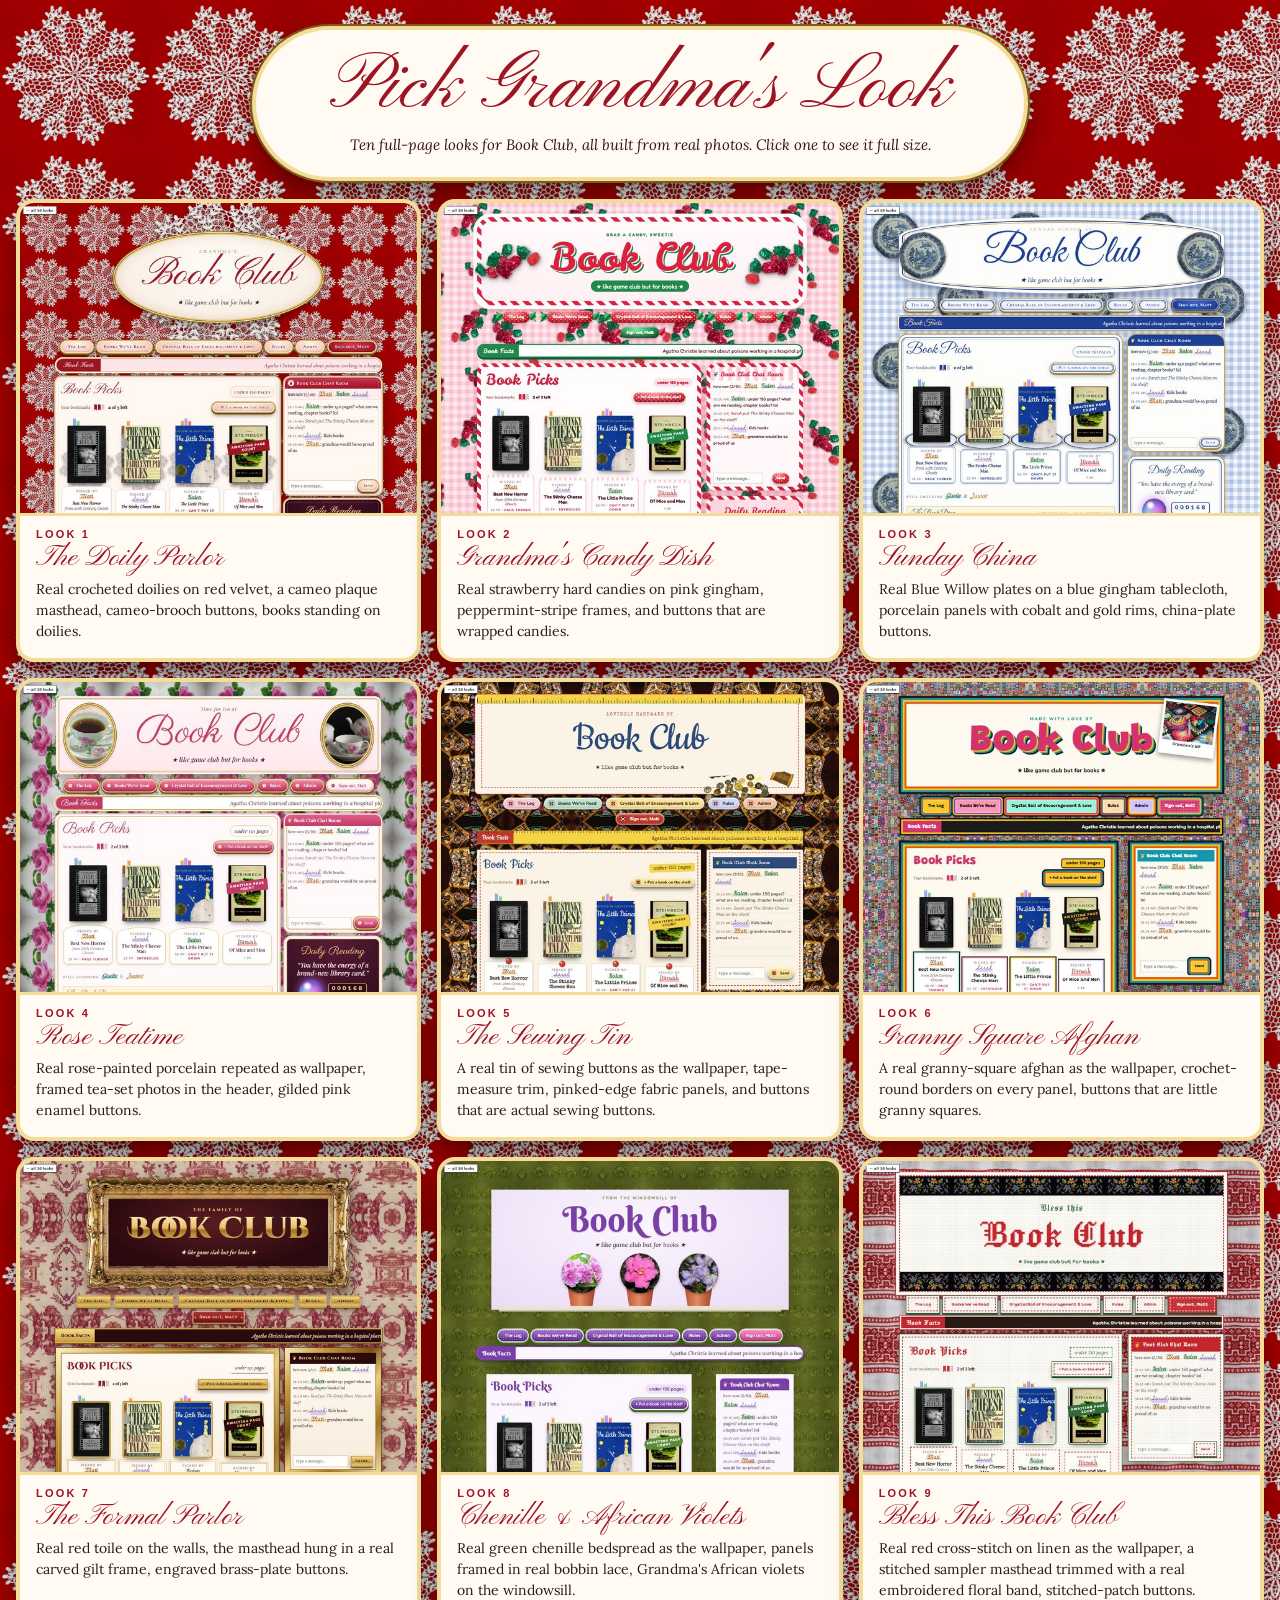
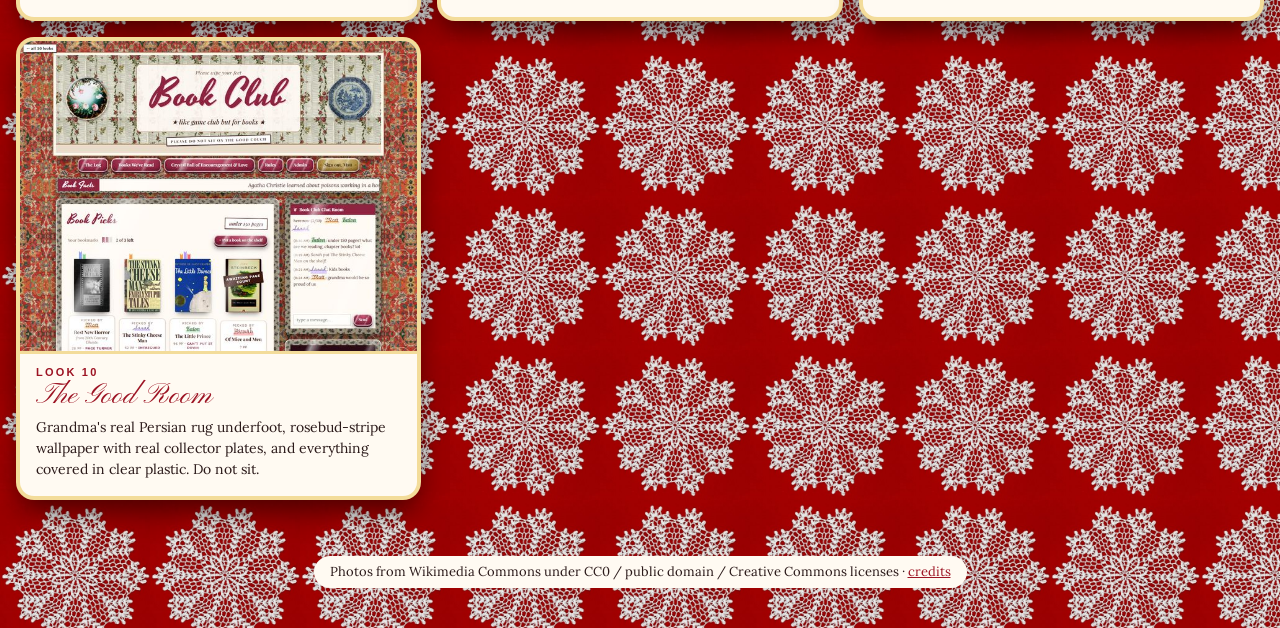
<file: mockups/grandma/index.html>
<!doctype html><html lang="en"><head><meta charset="utf-8"><meta name="viewport" content="width=device-width, initial-scale=1">
<title>Book Club · 10 grandma looks</title>
<link rel="stylesheet" href="https://fonts.googleapis.com/css2?family=Pinyon+Script&family=Lora:ital@0;1&display=swap">
<style>
body{margin:0;background:url(img/doily-bg.jpg) 0 0/150px,#8f0f12;font:15px/1.5 Lora,Georgia,serif;color:#2b1a1a}
header{text-align:center;margin:30px auto 6px;max-width:720px;padding:18px 24px 20px;background:#fffaf2;color:#9d1424;border-radius:999px;box-shadow:0 0 0 4px #f3dc9a,0 0 0 6px #7d5a18,0 14px 28px rgba(0,0,0,.5)}
h1{margin:0;font:400 clamp(44px,8vw,80px)/1 "Pinyon Script",cursive}
header p{margin:6px 0 0;font-style:italic;color:#3b1418}
.grid{max-width:1240px;margin:0 auto;padding:20px 16px 60px;display:grid;grid-template-columns:repeat(auto-fill,minmax(340px,1fr));gap:24px}
.opt{display:block;background:#fffaf2;color:inherit;text-decoration:none;border-radius:14px;overflow:hidden;box-shadow:0 0 0 4px #f3dc9a,0 14px 28px rgba(0,0,0,.55);transition:transform .15s}
.opt:hover{transform:translateY(-4px)}
.pv{border-bottom:3px solid #f3dc9a}.pv img{display:block;width:100%;height:auto}
.lb{padding:12px 16px 16px}.no{display:block;font:700 11px Verdana,sans-serif;letter-spacing:.2em;text-transform:uppercase;color:#9d1424}
.lb b{display:block;font:400 30px/1.1 "Pinyon Script",cursive;color:#9d1424;margin:2px 0 4px}.lb p{margin:0;font-size:14px}
footer{text-align:center;padding:0 16px 40px} footer span{display:inline-block;background:#fffaf2;padding:6px 16px;border-radius:999px;font-size:13px} footer a{color:#9d1424}
</style></head><body>
<header><h1>Pick Grandma's Look</h1><p>Ten full-page looks for Book Club, all built from real photos. Click one to see it full size.</p></header>
<main class="grid"><a class="opt" href="01-doily-parlor.html"><div class="pv"><img src="shots/01-doily-parlor-thumb.jpg" alt="The Doily Parlor preview" loading="lazy"></div>
  <div class="lb"><span class="no">Look 1</span><b>The Doily Parlor</b><p>Real crocheted doilies on red velvet, a cameo plaque masthead, cameo-brooch buttons, books standing on doilies.</p></div></a>
<a class="opt" href="02-candy-dish.html"><div class="pv"><img src="shots/02-candy-dish-thumb.jpg" alt="Grandma's Candy Dish preview" loading="lazy"></div>
  <div class="lb"><span class="no">Look 2</span><b>Grandma's Candy Dish</b><p>Real strawberry hard candies on pink gingham, peppermint-stripe frames, and buttons that are wrapped candies.</p></div></a>
<a class="opt" href="03-sunday-china.html"><div class="pv"><img src="shots/03-sunday-china-thumb.jpg" alt="Sunday China preview" loading="lazy"></div>
  <div class="lb"><span class="no">Look 3</span><b>Sunday China</b><p>Real Blue Willow plates on a blue gingham tablecloth, porcelain panels with cobalt and gold rims, china-plate buttons.</p></div></a>
<a class="opt" href="04-rose-teatime.html"><div class="pv"><img src="shots/04-rose-teatime-thumb.jpg" alt="Rose Teatime preview" loading="lazy"></div>
  <div class="lb"><span class="no">Look 4</span><b>Rose Teatime</b><p>Real rose-painted porcelain repeated as wallpaper, framed tea-set photos in the header, gilded pink enamel buttons.</p></div></a>
<a class="opt" href="05-sewing-tin.html"><div class="pv"><img src="shots/05-sewing-tin-thumb.jpg" alt="The Sewing Tin preview" loading="lazy"></div>
  <div class="lb"><span class="no">Look 5</span><b>The Sewing Tin</b><p>A real tin of sewing buttons as the wallpaper, tape-measure trim, pinked-edge fabric panels, and buttons that are actual sewing buttons.</p></div></a>
<a class="opt" href="06-granny-square.html"><div class="pv"><img src="shots/06-granny-square-thumb.jpg" alt="Granny Square Afghan preview" loading="lazy"></div>
  <div class="lb"><span class="no">Look 6</span><b>Granny Square Afghan</b><p>A real granny-square afghan as the wallpaper, crochet-round borders on every panel, buttons that are little granny squares.</p></div></a>
<a class="opt" href="07-formal-parlor.html"><div class="pv"><img src="shots/07-formal-parlor-thumb.jpg" alt="The Formal Parlor preview" loading="lazy"></div>
  <div class="lb"><span class="no">Look 7</span><b>The Formal Parlor</b><p>Real red toile on the walls, the masthead hung in a real carved gilt frame, engraved brass-plate buttons.</p></div></a>
<a class="opt" href="08-chenille-violets.html"><div class="pv"><img src="shots/08-chenille-violets-thumb.jpg" alt="Chenille & African Violets preview" loading="lazy"></div>
  <div class="lb"><span class="no">Look 8</span><b>Chenille & African Violets</b><p>Real green chenille bedspread as the wallpaper, panels framed in real bobbin lace, Grandma's African violets on the windowsill.</p></div></a>
<a class="opt" href="09-cross-stitch.html"><div class="pv"><img src="shots/09-cross-stitch-thumb.jpg" alt="Bless This Book Club preview" loading="lazy"></div>
  <div class="lb"><span class="no">Look 9</span><b>Bless This Book Club</b><p>Real red cross-stitch on linen as the wallpaper, a stitched sampler masthead trimmed with a real embroidered floral band, stitched-patch buttons.</p></div></a>
<a class="opt" href="10-good-room.html"><div class="pv"><img src="shots/10-good-room-thumb.jpg" alt="The Good Room preview" loading="lazy"></div>
  <div class="lb"><span class="no">Look 10</span><b>The Good Room</b><p>Grandma's real Persian rug underfoot, rosebud-stripe wallpaper with real collector plates, and everything covered in clear plastic. Do not sit.</p></div></a></main>
<footer><span>Photos from Wikimedia Commons under CC0 / public domain / Creative Commons licenses &middot; <a href="CREDITS.md">credits</a></span></footer>
</body></html>
</file>
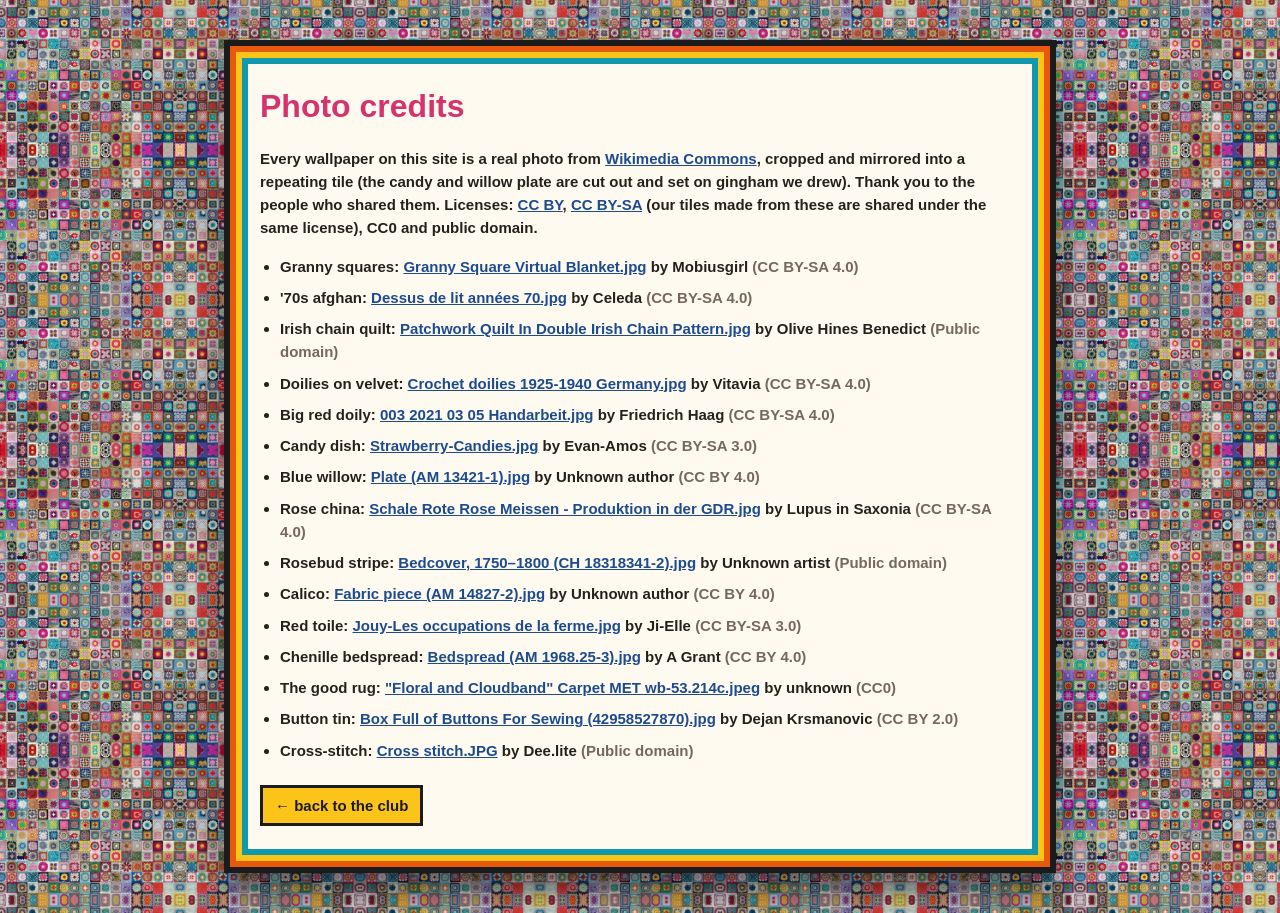
<file: credits.html>
<!doctype html>
<html lang="en"><head><meta charset="utf-8"><meta name="viewport" content="width=device-width, initial-scale=1">
<title>Photo credits · Book Club</title><meta name="robots" content="noindex">
<link rel="icon" type="image/png" sizes="32x32" href="img/favicon-32.png">
<style>
body{margin:0;background:#8f7b7a url(img/wall/granny.jpg) 0 0/360px auto;font:600 15px/1.55 "Trebuchet MS",Verdana,sans-serif;color:#26201c}
main{max-width:760px;margin:40px auto;padding:26px 30px;background:#fffaf0;border:6px solid #1b1b1b;box-shadow:inset 0 0 0 6px #e8590c,inset 0 0 0 12px #fcc419,inset 0 0 0 18px #1098ad,0 18px 30px rgba(0,0,0,.5)}
h1{margin:10px 0 6px;color:#d6336c;font-size:32px} ul{padding-left:20px} li{margin:8px 0} span{color:#76685c} a{color:#1c4b8f}
p.back a{display:inline-block;margin-top:8px;color:#1b1b1b;background:#fcc419;border:3px solid #1b1b1b;padding:6px 12px;text-decoration:none;font-weight:800}
</style></head><body><main>
<h1>Photo credits</h1>
<p>Every wallpaper on this site is a real photo from <a href="https://commons.wikimedia.org/">Wikimedia Commons</a>,
cropped and mirrored into a repeating tile (the candy and willow plate are cut out and set on gingham we drew).
Thank you to the people who shared them. Licenses: <a href="https://creativecommons.org/licenses/by/4.0/">CC BY</a>,
<a href="https://creativecommons.org/licenses/by-sa/4.0/">CC BY-SA</a> (our tiles made from these are shared under the same license),
CC0 and public domain.</p>
<ul>
<li><b>Granny squares</b>: <a href="https://commons.wikimedia.org/wiki/File:Granny_Square_Virtual_Blanket.jpg">Granny Square Virtual Blanket.jpg</a> by Mobiusgirl <span>(CC BY-SA 4.0)</span></li>
<li><b>&#x27;70s afghan</b>: <a href="https://commons.wikimedia.org/wiki/File:Dessus_de_lit_ann%C3%A9es_70.jpg">Dessus de lit années 70.jpg</a> by Celeda <span>(CC BY-SA 4.0)</span></li>
<li><b>Irish chain quilt</b>: <a href="https://commons.wikimedia.org/wiki/File:Patchwork_Quilt_In_Double_Irish_Chain_Pattern.jpg">Patchwork Quilt In Double Irish Chain Pattern.jpg</a> by Olive Hines Benedict <span>(Public domain)</span></li>
<li><b>Doilies on velvet</b>: <a href="https://commons.wikimedia.org/wiki/File:Crochet_doilies_1925-1940_Germany.jpg">Crochet doilies 1925-1940 Germany.jpg</a> by Vitavia <span>(CC BY-SA 4.0)</span></li>
<li><b>Big red doily</b>: <a href="https://commons.wikimedia.org/wiki/File:003_2021_03_05_Handarbeit.jpg">003 2021 03 05 Handarbeit.jpg</a> by Friedrich Haag <span>(CC BY-SA 4.0)</span></li>
<li><b>Candy dish</b>: <a href="https://commons.wikimedia.org/wiki/File:Strawberry-Candies.jpg">Strawberry-Candies.jpg</a> by Evan-Amos <span>(CC BY-SA 3.0)</span></li>
<li><b>Blue willow</b>: <a href="https://commons.wikimedia.org/wiki/File:Plate_(AM_13421-1).jpg">Plate (AM 13421-1).jpg</a> by Unknown author <span>(CC BY 4.0)</span></li>
<li><b>Rose china</b>: <a href="https://commons.wikimedia.org/wiki/File:Schale_Rote_Rose_Meissen_-_Produktion_in_der_GDR.jpg">Schale Rote Rose Meissen - Produktion in der GDR.jpg</a> by Lupus in Saxonia <span>(CC BY-SA 4.0)</span></li>
<li><b>Rosebud stripe</b>: <a href="https://commons.wikimedia.org/wiki/File:Bedcover,_1750%E2%80%931800_(CH_18318341-2).jpg">Bedcover, 1750–1800 (CH 18318341-2).jpg</a> by Unknown artist <span>(Public domain)</span></li>
<li><b>Calico</b>: <a href="https://commons.wikimedia.org/wiki/File:Fabric_piece_(AM_14827-2).jpg">Fabric piece (AM 14827-2).jpg</a> by Unknown author <span>(CC BY 4.0)</span></li>
<li><b>Red toile</b>: <a href="https://commons.wikimedia.org/wiki/File:Jouy-Les_occupations_de_la_ferme.jpg">Jouy-Les occupations de la ferme.jpg</a> by Ji-Elle <span>(CC BY-SA 3.0)</span></li>
<li><b>Chenille bedspread</b>: <a href="https://commons.wikimedia.org/wiki/File:Bedspread_(AM_1968.25-3).jpg">Bedspread (AM 1968.25-3).jpg</a> by A Grant <span>(CC BY 4.0)</span></li>
<li><b>The good rug</b>: <a href="https://commons.wikimedia.org/wiki/File:%22Floral_and_Cloudband%22_Carpet_MET_wb-53.214c.jpeg">&quot;Floral and Cloudband&quot; Carpet MET wb-53.214c.jpeg</a> by unknown <span>(CC0)</span></li>
<li><b>Button tin</b>: <a href="https://commons.wikimedia.org/wiki/File:Box_Full_of_Buttons_For_Sewing_(42958527870).jpg">Box Full of Buttons For Sewing (42958527870).jpg</a> by Dejan Krsmanovic <span>(CC BY 2.0)</span></li>
<li><b>Cross-stitch</b>: <a href="https://commons.wikimedia.org/wiki/File:Cross_stitch.JPG">Cross stitch.JPG</a> by Dee.lite <span>(Public domain)</span></li>
</ul>
<p class="back"><a href="./">&larr; back to the club</a></p>
</main></body></html>
</file>
